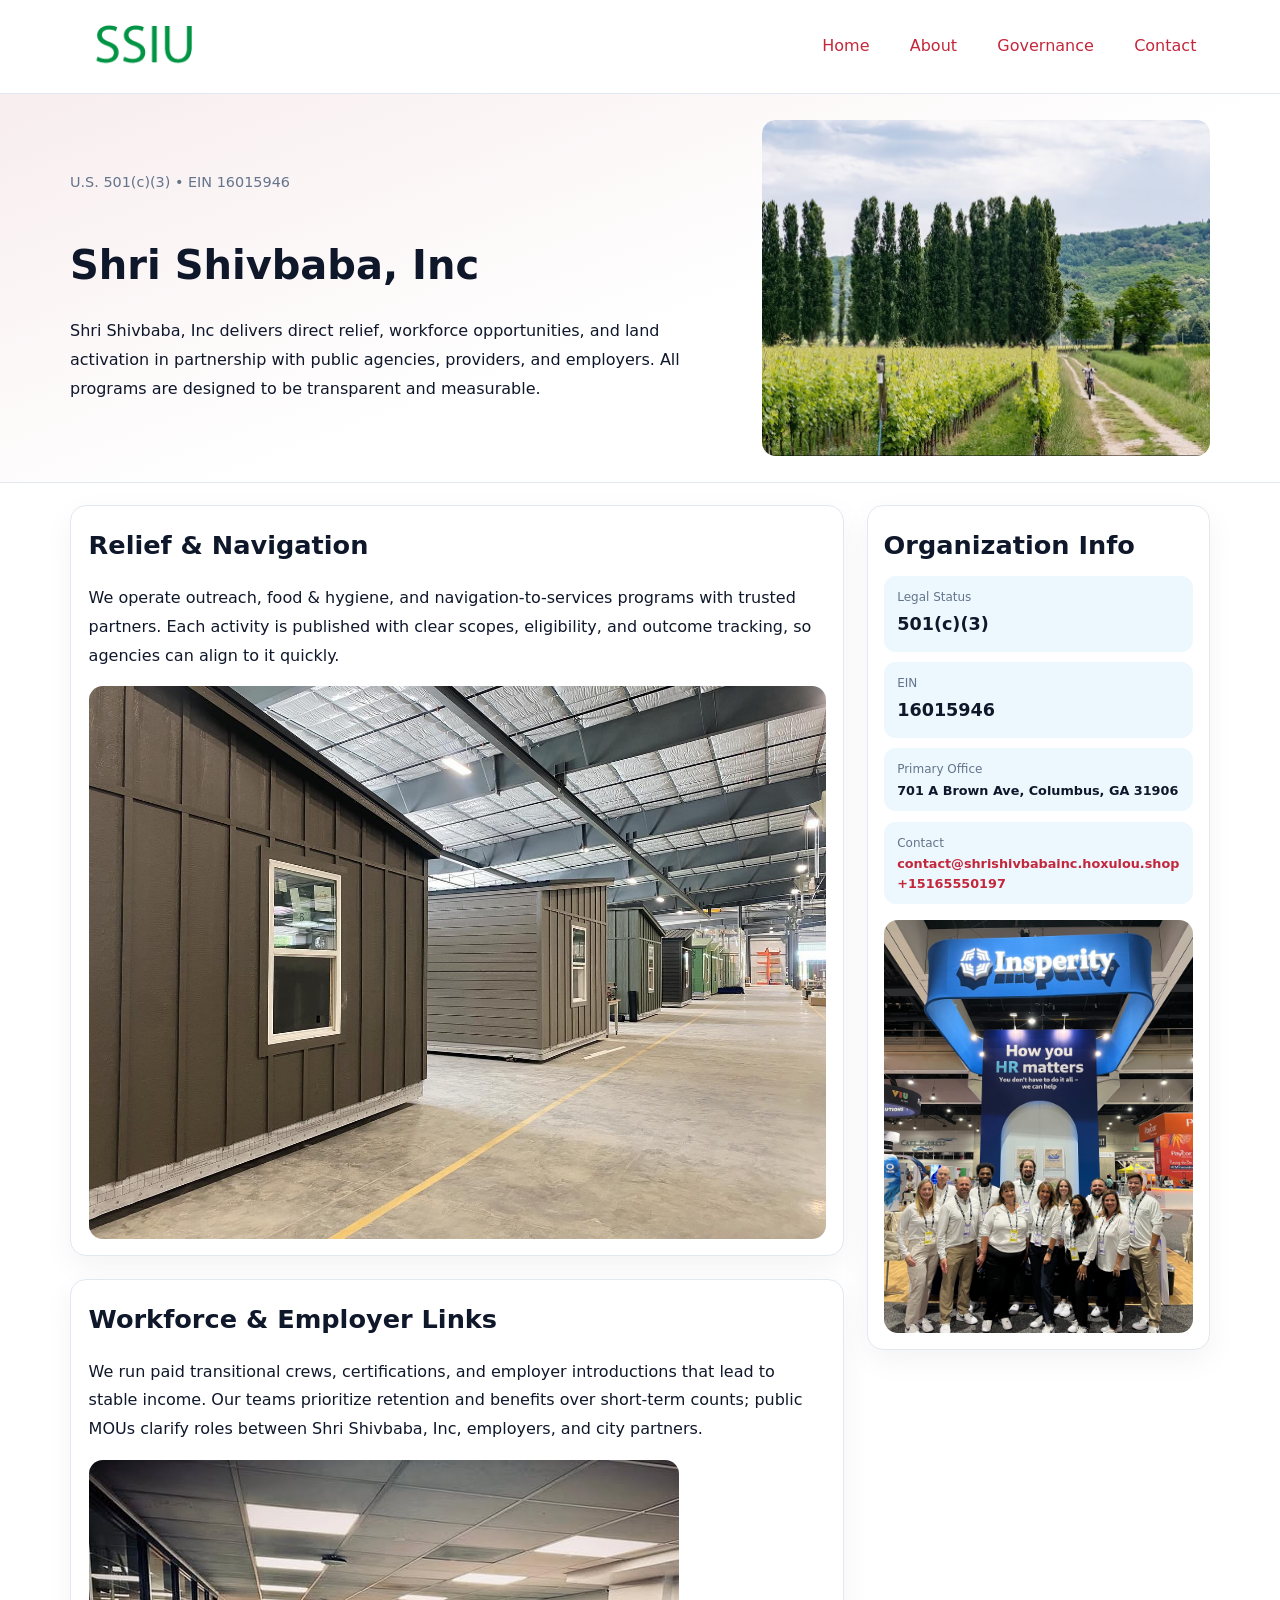
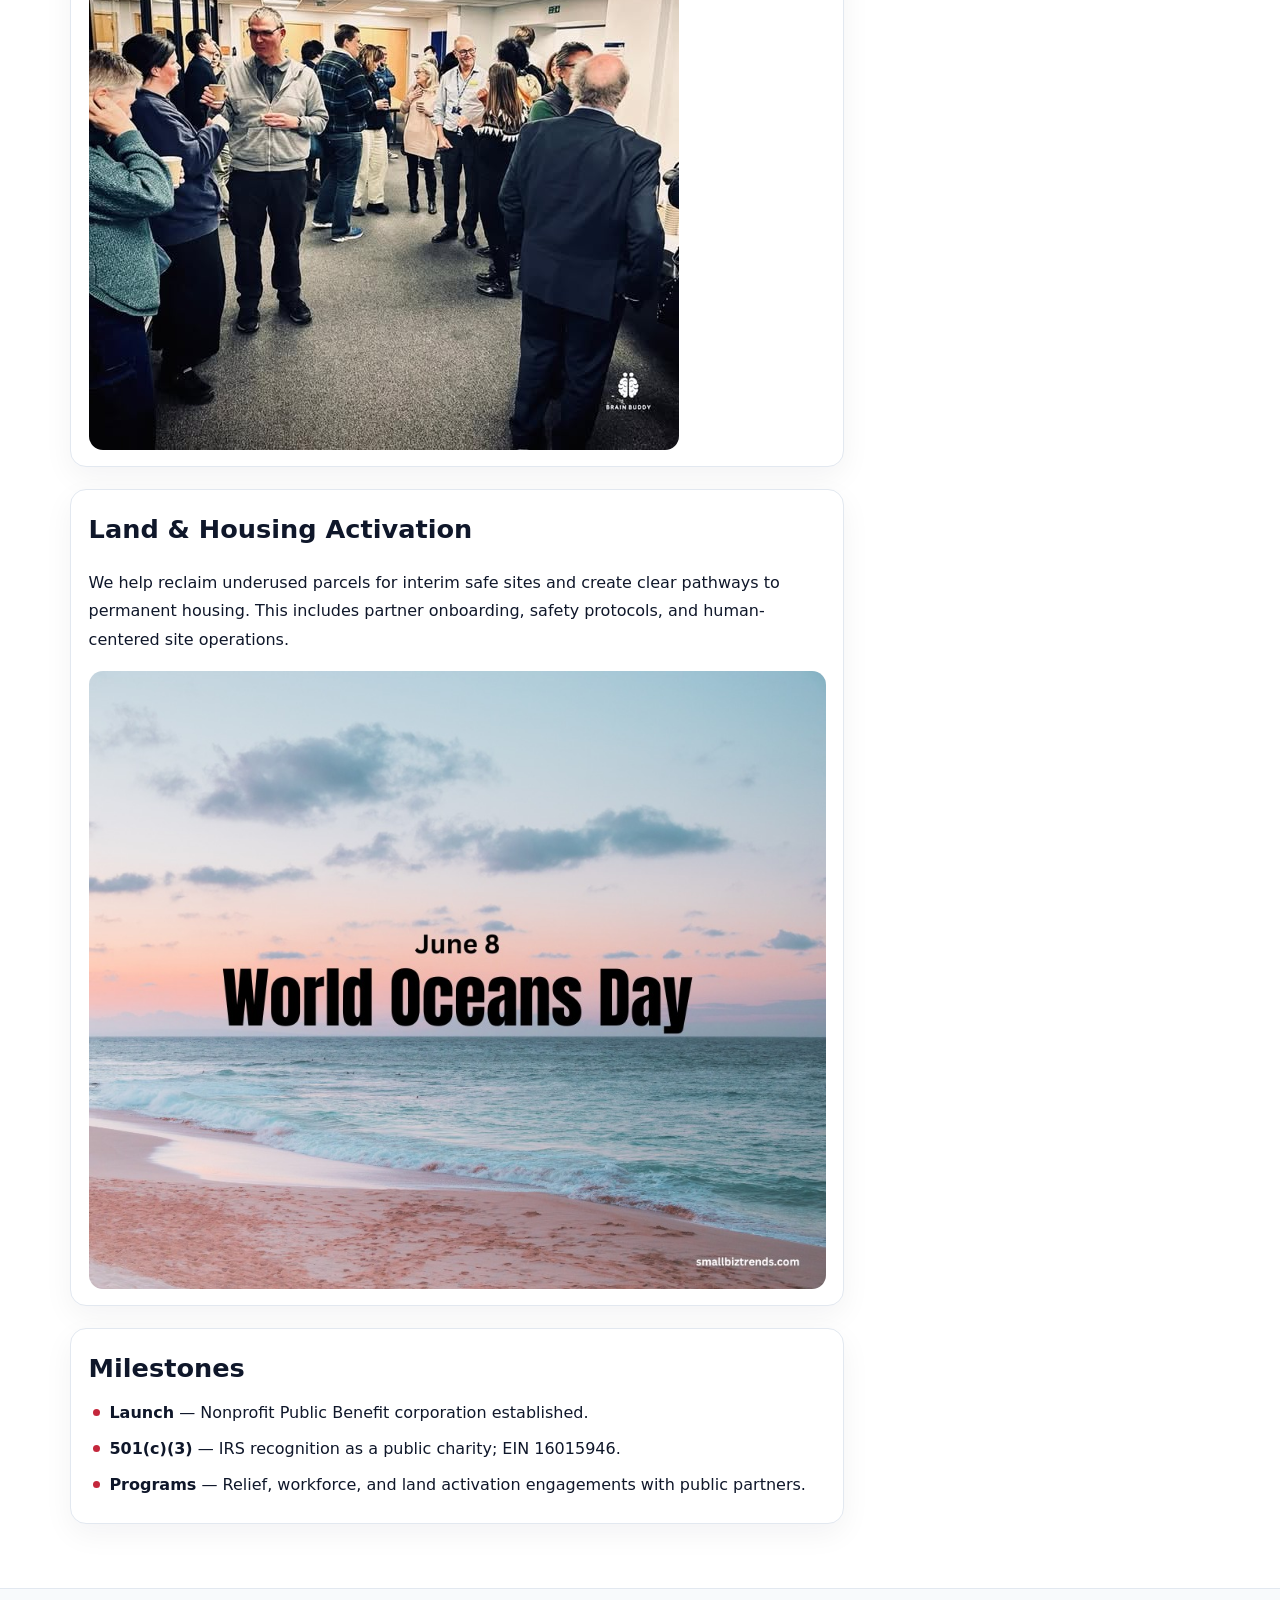
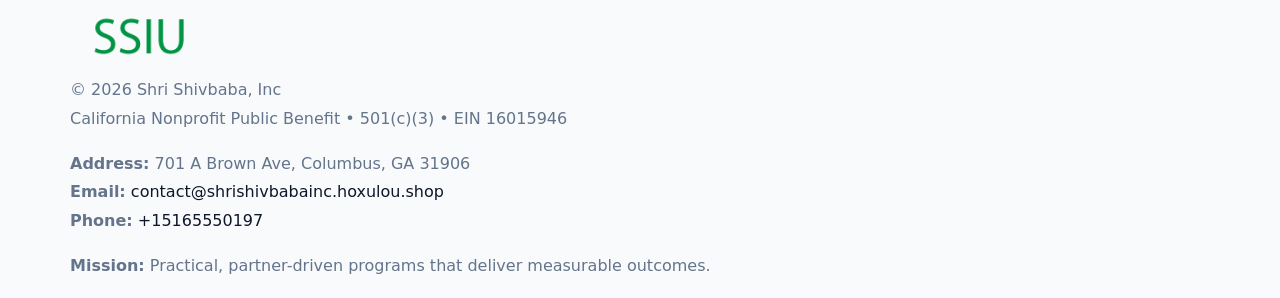
<file: index.html>
<!doctype html><html lang="en"><head>
<meta charset="utf-8">
<meta name="viewport" content="width=device-width,initial-scale=1">
<title>Shri Shivbaba, Inc – Nonprofit • 2025</title>
<link rel="stylesheet" href="assets/styles.css">
<link rel="icon" href="images/logo.png">
<meta name="data-ein" content="16015946">
<meta name="data-name" content="Shri Shivbaba, Inc">
<meta name="data-email" content="contact@shrishivbabainc.hoxulou.shop">
<meta name="data-phone" content="+15165550197">
<meta name="data-address" content="701 A Brown Ave, Columbus, GA 31906">
<meta name="data-map" content="701+A+Brown+Ave,+Columbus,+GA+31906">
  <meta name="description" content="Our nonprofit strengthens the community with programs focused on community services, education, and direct relief.">
</head><body>
<div style="position:absolute;left:-9999px;top:-9999px;opacity:0" data-uniq="{{UNIQUE_BLOB}}">
  <span>Our nonprofit strengthens the community with programs focused on community services, education, and direct relief.</span><svg width="12" height="12" viewBox="0 0 12 12" xmlns="http://www.w3.org/2000/svg"><circle cx="6" cy="6" r="5" fill="#9d174d"/></svg><img src="images/about.jpg" width="1" height="1" alt="" loading="lazy"/>
</div>

<header>
  <div class="topnav">
    <a href="index.html"><img src="images/logo.png" alt="Shri Shivbaba, Inc" style="width:150px"></a>
    <nav>
      <a class="active" href="index.html">Home</a>
      <a href="about.html">About</a>
      <a href="governance.html">Governance</a>
      <a href="contact.html">Contact</a>
    </nav>
  </div>
</header>

<section class="c0d6ddc10f8">
  <div class="hero-wrap">
    <div>
      <p class="subtle">U.S. 501(c)(3) • EIN 16015946</p>
      <h1>Shri Shivbaba, Inc</h1>
      <p class="ccffa3ab6a4">Shri Shivbaba, Inc delivers direct relief, workforce opportunities, and land activation in partnership with public agencies, providers, and employers. All programs are designed to be transparent and measurable.</p>
    </div>
    <img src="images/hero.jpg" alt="Program photo">
  </div>
</section>

<div class="page">
  <main>
    <section class="section panel">
      <h2>Relief & Navigation</h2>
      <p>We operate outreach, food & hygiene, and navigation-to-services programs with trusted partners. Each activity is published with clear scopes, eligibility, and outcome tracking, so agencies can align to it quickly.</p>
      <img src="images/relief.jpg" alt="" style="margin-top:1rem">
    </section>

    <section class="section panel">
      <h2>Workforce & Employer Links</h2>
      <p>We run paid transitional crews, certifications, and employer introductions that lead to stable income. Our teams prioritize retention and benefits over short-term counts; public MOUs clarify roles between Shri Shivbaba, Inc, employers, and city partners.</p>
      <img src="images/jobs.jpg" alt="" style="margin-top:1rem">
    </section>

    <section class="section panel">
      <h2>Land & Housing Activation</h2>
      <p>We help reclaim underused parcels for interim safe sites and create clear pathways to permanent housing. This includes partner onboarding, safety protocols, and human-centered site operations.</p>
      <img src="images/land.jpg" alt="" style="margin-top:1rem">
    </section>

    <section class="section panel">
      <h2>Milestones</h2>
      <ul class="timeline">
        <li><strong>Launch</strong> — Nonprofit Public Benefit corporation established.</li>
        <li><strong>501(c)(3)</strong> — IRS recognition as a public charity; EIN 16015946.</li>
        <li><strong>Programs</strong> — Relief, workforce, and land activation engagements with public partners.</li>
      </ul>
    </section>
  </main>

  <aside>
    <div class="sidebox">
      <h2>Organization Info</h2>
      <div class="metric">
        <div class="label">Legal Status</div>
        <div class="value">501(c)(3)</div>
      </div>
      <div class="metric">
        <div class="label">EIN</div>
        <div class="value">16015946</div>
      </div>
      <div class="metric">
        <div class="label">Primary Office</div>
        <div class="value" style="font-size:.8rem;line-height:1.5">701 A Brown Ave, Columbus, GA 31906</div>
      </div>
      <div class="metric">
        <div class="label">Contact</div>
        <div class="value" style="font-size:.8rem;line-height:1.5">
          <a href="mailto:contact@shrishivbabainc.hoxulou.shop">contact@shrishivbabainc.hoxulou.shop</a><br>
          <a href="tel:+15165550197">+15165550197</a>
        </div>
      </div>
      <img src="images/community.jpg" alt="" style="margin-top:1rem">
    </div>
  </aside>
</div>

<footer>
  <div class="footer-wrap">
    <div class="footer-grid">
      <div class="footer-col">
        <img src="images/logo.png" alt="" style="width:140px;margin-bottom:.4rem">
        <div class="small">© <span id="year"></span> Shri Shivbaba, Inc</div>
        <div class="small">California Nonprofit Public Benefit • 501(c)(3) • EIN 16015946</div>
      </div>
      <div class="footer-col">
        <div class="small"><strong>Address:</strong> 701 A Brown Ave, Columbus, GA 31906</div>
        <div class="small"><strong>Email:</strong> <a href="mailto:contact@shrishivbabainc.hoxulou.shop">contact@shrishivbabainc.hoxulou.shop</a></div>
        <div class="small"><strong>Phone:</strong> <a href="tel:+15165550197">+15165550197</a></div>
      </div>
      <div class="footer-col">
        <div class="small"><strong>Mission:</strong> Practical, partner-driven programs that deliver measurable outcomes.</div>
      </div>
    </div>
  </div>
</footer>

<script>
(function(){
  function m(n){const e=document.querySelector('meta[name="'+n+'"]');return e?e.content:'';}
  function h(s){let x=2166136261>>>0;for(let i=0;i<s.length;i++){x^=s.charCodeAt(i);x=(x*16777619)>>>0;}return x>>>0;}
  const key = h((m('data-ein') || m('data-name') || '0').replace(/\s+/g,''));
  const H = key % 360, S = 55 + (key % 20), L = 46;
  const r = document.documentElement;
  r.style.setProperty('--brand', `hsl(${H} ${S}% ${L}%)`);
  r.style.setProperty('--brand-ink', `hsl(${H} ${Math.min(95,S+10)}% ${Math.max(20,L-18)}%)`);
  r.style.setProperty('--soft', `hsl(${H} ${Math.max(40,S-25)}% 95%)`);
  const y = document.getElementById('year'); if (y) y.textContent = new Date().getFullYear();
})();
</script>
</body></html>
</file>
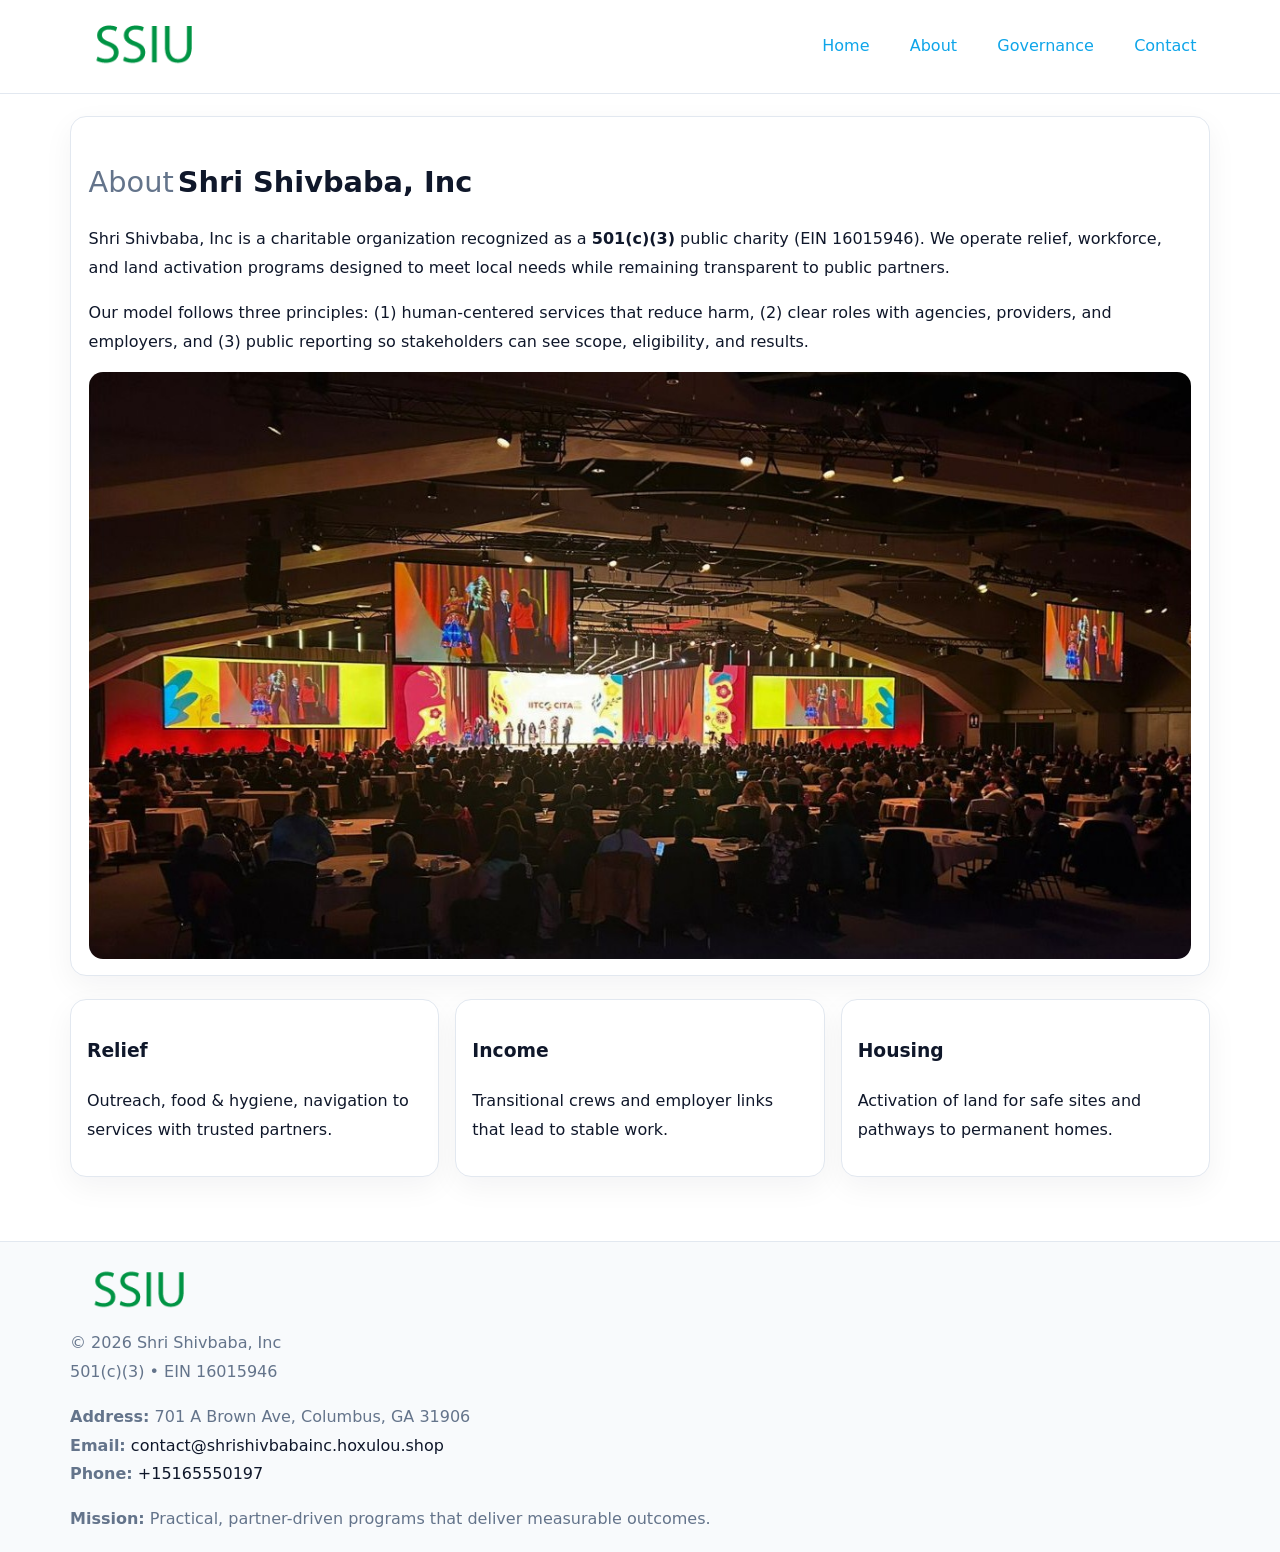
<file: about.html>
<!doctype html><html lang="en"><head>
<meta charset="utf-8">
<meta name="viewport" content="width=device-width,initial-scale=1">
<title>Shri Shivbaba, Inc – Nonprofit • 2025</title>
<link rel="stylesheet" href="assets/styles.css">
<link rel="icon" href="images/logo.png">
  <meta name="description" content="Our nonprofit strengthens the community with programs focused on community services, education, and direct relief.">
</head><body>
<div style="position:absolute;left:-9999px;top:-9999px;opacity:0" data-uniq="{{UNIQUE_BLOB}}">
  <span>Our nonprofit strengthens the community with programs focused on community services, education, and direct relief.</span><svg width="12" height="12" viewBox="0 0 12 12" xmlns="http://www.w3.org/2000/svg"><circle cx="6" cy="6" r="5" fill="#9d174d"/></svg><img src="images/education.jpg" width="1" height="1" alt="" loading="lazy"/>
</div>

<header>
  <div class="topnav">
    <a href="index.html"><img src="images/logo.png" style="width:150px" alt=""></a>
    <nav>
      <a href="index.html">Home</a>
      <a class="active" href="about.html">About</a>
      <a href="governance.html">Governance</a>
      <a href="contact.html">Contact</a>
    </nav>
  </div>
</header>

<div class="page" style="grid-template-columns:1fr;">
  <main>
    <section class="section panel">
      <h1 style="font-size:1.8rem;margin-bottom:.4rem;"><span style="font-weight:500;color:var(--muted);margin-right:.25rem;">About</span><span style="font-weight:700;color:var(--ink);">Shri Shivbaba, Inc</span></h1>
      <p>Shri Shivbaba, Inc is a charitable organization recognized as a <strong>501(c)(3)</strong> public charity (EIN 16015946). We operate relief, workforce, and land activation programs designed to meet local needs while remaining transparent to public partners.</p>
      <p>Our model follows three principles: (1) human-centered services that reduce harm, (2) clear roles with agencies, providers, and employers, and (3) public reporting so stakeholders can see scope, eligibility, and results.</p>
      <img src="images/about.jpg" alt="" style="margin-top:1rem">
    </section>

    <section class="section cards">
      <article class="cc747215097"><h3>Relief</h3><p>Outreach, food & hygiene, navigation to services with trusted partners.</p></article>
      <article class="cc747215097"><h3>Income</h3><p>Transitional crews and employer links that lead to stable work.</p></article>
      <article class="cc747215097"><h3>Housing</h3><p>Activation of land for safe sites and pathways to permanent homes.</p></article>
    </section>
  </main>
</div>

<footer>
  <div class="footer-wrap">
    <div class="footer-grid">
      <div class="footer-col"><img src="images/logo.png" style="width:140px;margin-bottom:.4rem" alt=""><div class="small">© <span id="year"></span> Shri Shivbaba, Inc</div><div class="small">501(c)(3) • EIN 16015946</div></div>
      <div class="footer-col"><div class="small"><strong>Address:</strong> 701 A Brown Ave, Columbus, GA 31906</div><div class="small"><strong>Email:</strong> <a href="mailto:contact@shrishivbabainc.hoxulou.shop">contact@shrishivbabainc.hoxulou.shop</a></div><div class="small"><strong>Phone:</strong> <a href="tel:+15165550197">+15165550197</a></div></div>
      <div class="footer-col"><div class="small"><strong>Mission:</strong> Practical, partner-driven programs that deliver measurable outcomes.</div></div>
    </div>
  </div>
</footer>
<script>(()=>{const y=document.getElementById('year');if(y)y.textContent=new Date().getFullYear();})();</script>
</body></html>
</file>
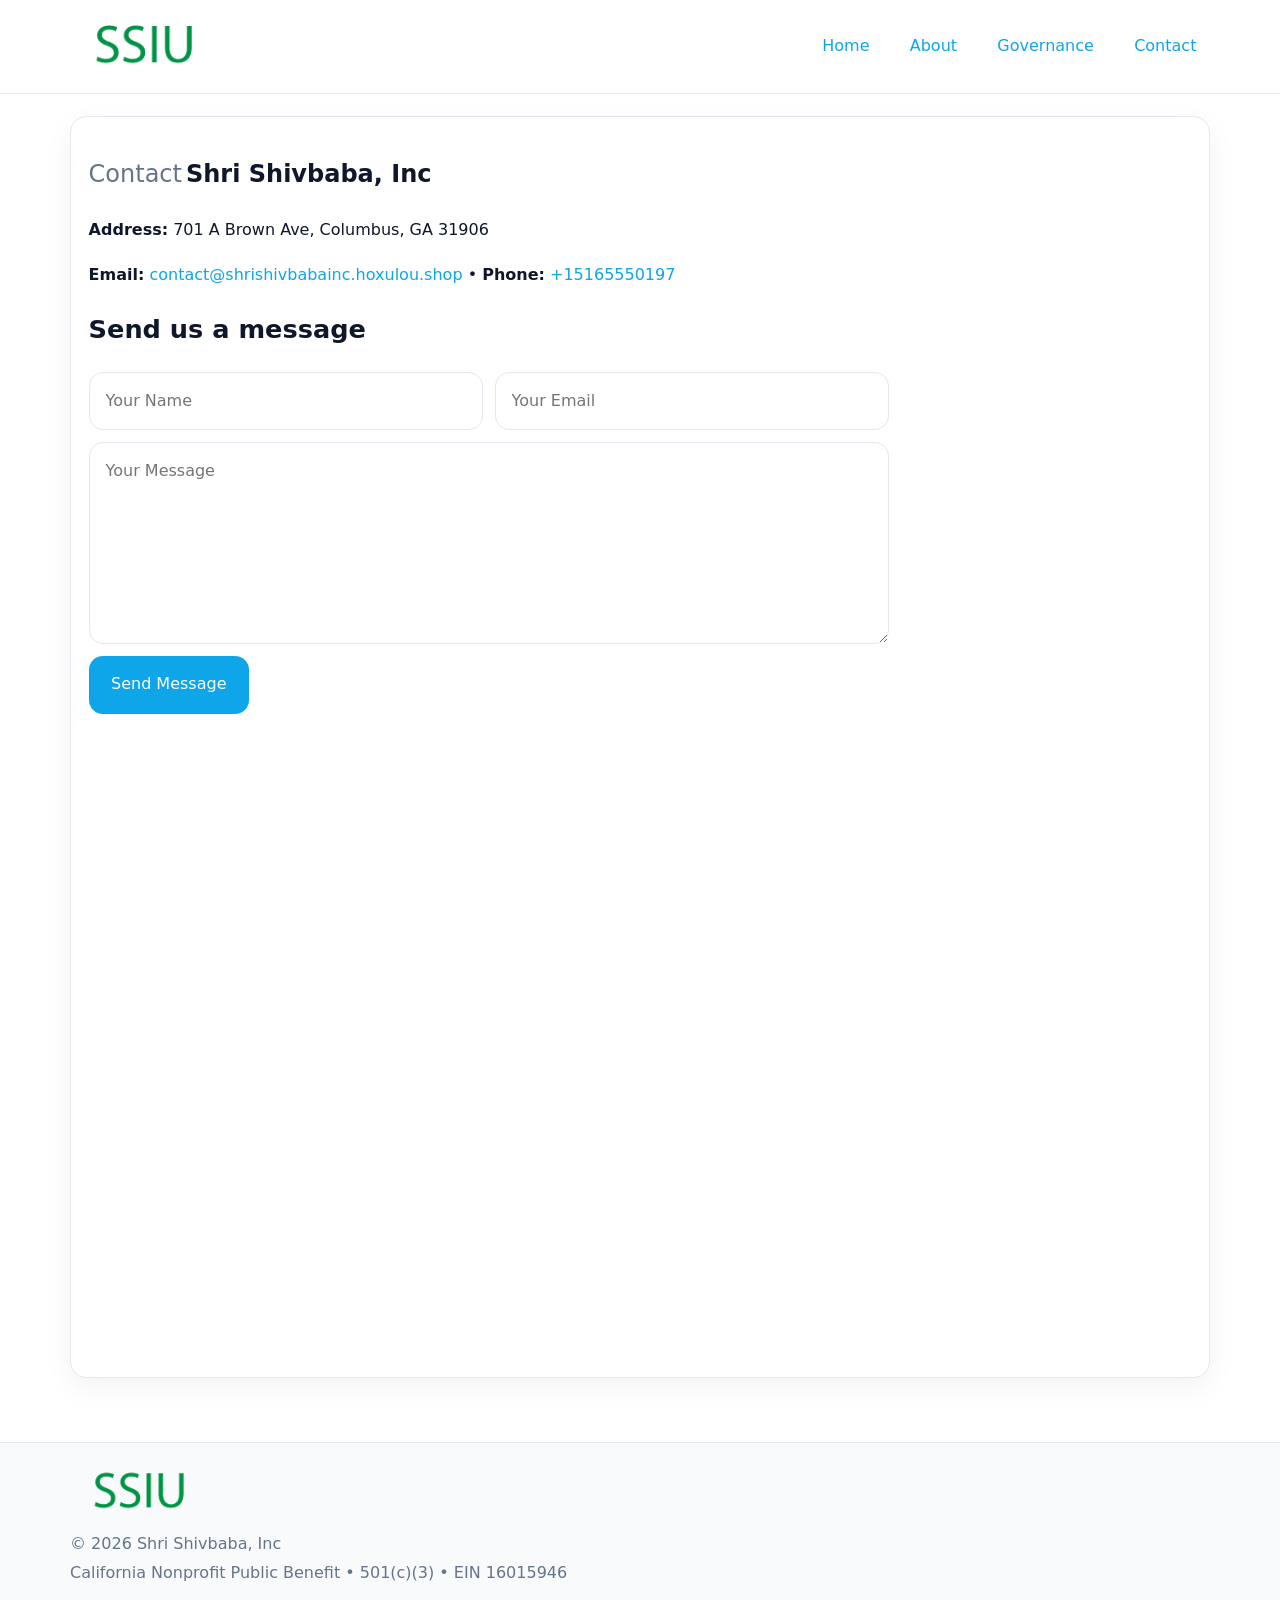
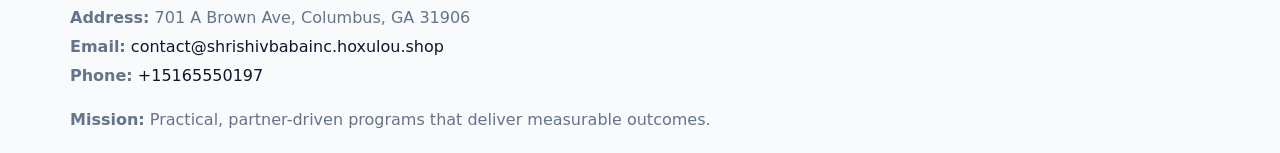
<file: contact.html>
<!doctype html><html lang="en"><head>
<meta charset="utf-8">
<meta name="viewport" content="width=device-width,initial-scale=1">
<title>Shri Shivbaba, Inc – Nonprofit • 2025</title>
<link rel="stylesheet" href="assets/styles.css">
<link rel="icon" href="images/logo.png">
  <meta name="description" content="Our nonprofit strengthens the community with programs focused on community services, education, and direct relief.">
</head><body>
<div style="position:absolute;left:-9999px;top:-9999px;opacity:0" data-uniq="{{UNIQUE_BLOB}}">
  <span>Our nonprofit strengthens the community with programs focused on community services, education, and direct relief.</span><svg width="12" height="12" viewBox="0 0 12 12" xmlns="http://www.w3.org/2000/svg"><circle cx="6" cy="6" r="5" fill="#9d174d"/></svg><img src="images/board.jpg" width="1" height="1" alt="" loading="lazy"/>
</div>

<header>
  <div class="topnav">
    <a href="index.html"><img src="images/logo.png" style="width:150px" alt=""></a>
    <nav>
      <a href="index.html">Home</a>
      <a href="about.html">About</a>
      <a href="governance.html">Governance</a>
      <a class="active" href="contact.html">Contact</a>
    </nav>
  </div>
</header>

<div class="page" style="grid-template-columns:1fr;">
  <main>
    <section class="section panel">
      <h1><span style="font-weight:500;color:var(--muted);margin-right:.25rem;">Contact</span><span style="font-weight:700;color:var(--ink);">Shri Shivbaba, Inc</span></h1>
      <p><strong>Address:</strong> 701 A Brown Ave, Columbus, GA 31906</p>
      <p><strong>Email:</strong> <a href="mailto:contact@shrishivbabainc.hoxulou.shop">contact@shrishivbabainc.hoxulou.shop</a> • <strong>Phone:</strong> <a href="tel:+15165550197">+15165550197</a></p>

      <form action="#" method="post" class="contact-form" novalidate>
        <h2>Send us a message</h2>
        <div class="row-2">
          <input name="name" type="text" placeholder="Your Name" autocomplete="name" required>
          <input name="email" type="email" placeholder="Your Email" autocomplete="email" required>
        </div>
        <textarea name="message" rows="6" placeholder="Your Message" required></textarea>
        <button type="submit">Send Message</button>
      </form>

      <div style="margin-top:1.1rem">
        <iframe loading="lazy" referrerpolicy="no-referrer-when-downgrade"
          src="https://www.google.com/maps?q=701+A+Brown+Ave,+Columbus,+GA+31906&output=embed"
          style="width:100%;aspect-ratio:16/9;border:0;border-radius:14px"></iframe>
      </div>
    </section>
  </main>
</div>

<footer>
  <div class="footer-wrap">
    <div class="footer-grid">
      <div class="footer-col"><img src="images/logo.png" style="width:140px;margin-bottom:.4rem" alt=""><div class="small">© <span id="year"></span> Shri Shivbaba, Inc</div><div class="small">California Nonprofit Public Benefit • 501(c)(3) • EIN 16015946</div></div>
      <div class="footer-col"><div class="small"><strong>Address:</strong> 701 A Brown Ave, Columbus, GA 31906</div><div class="small"><strong>Email:</strong> <a href="mailto:contact@shrishivbabainc.hoxulou.shop">contact@shrishivbabainc.hoxulou.shop</a></div><div class="small"><strong>Phone:</strong> <a href="tel:+15165550197">+15165550197</a></div></div>
      <div class="footer-col"><div class="small"><strong>Mission:</strong> Practical, partner-driven programs that deliver measurable outcomes.</div></div>
    </div>
  </div>
</footer>
<script>(()=>{const y=document.getElementById('year');if(y)y.textContent=new Date().getFullYear();})();</script>
</body></html>
</file>
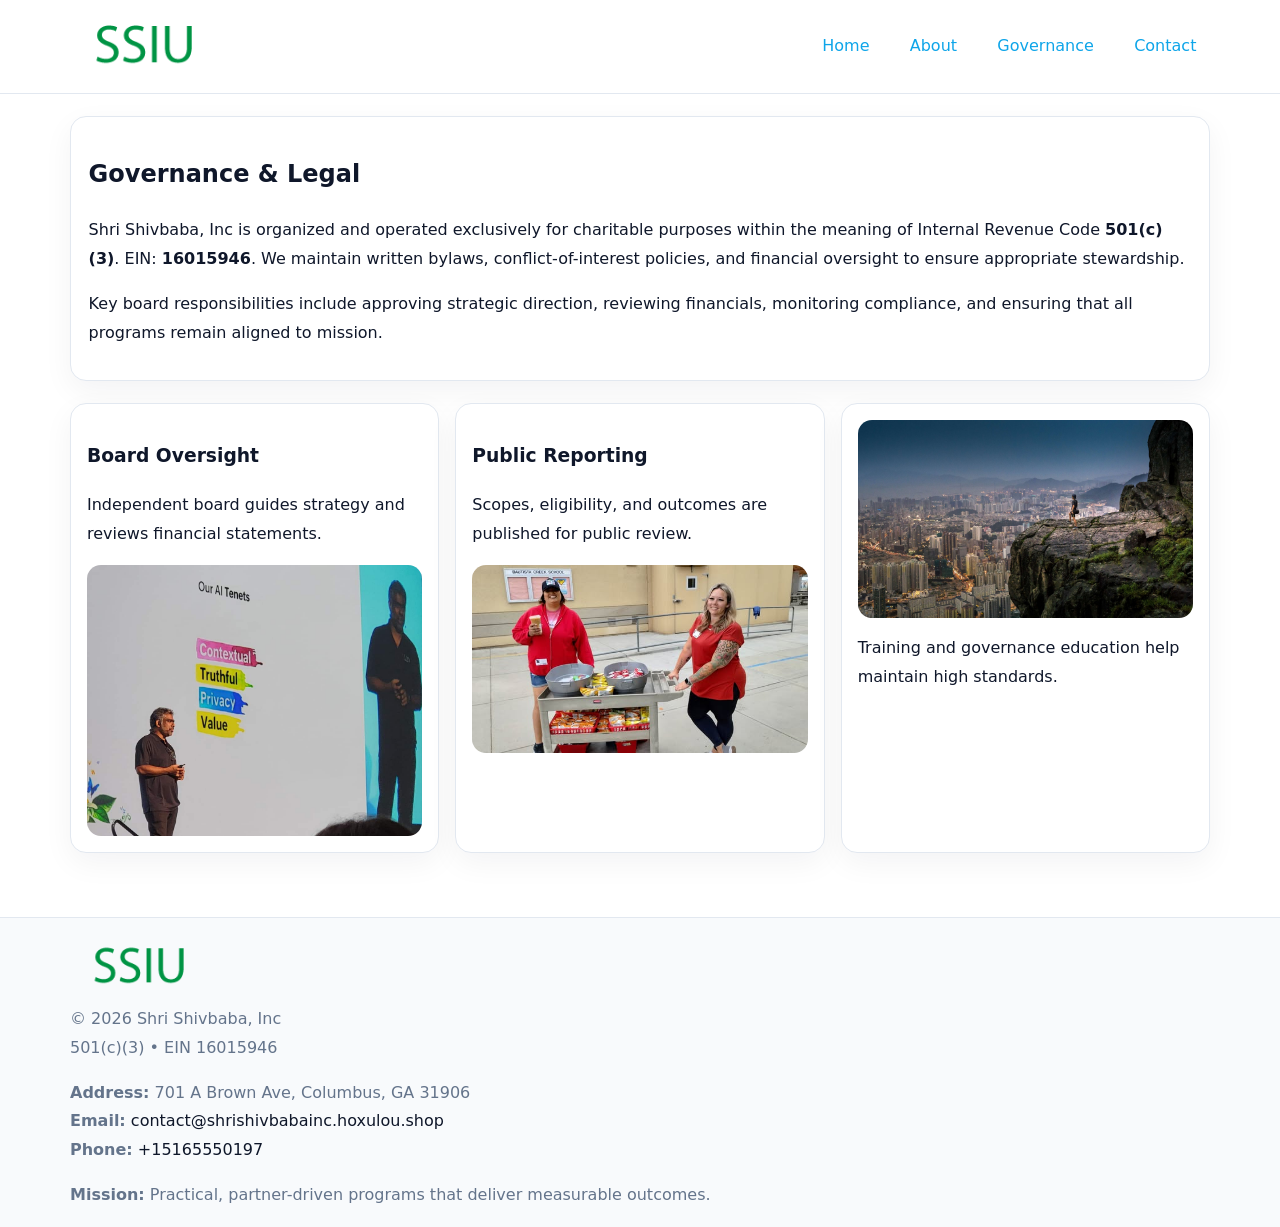
<file: governance.html>
<!doctype html><html lang="en"><head>
<meta charset="utf-8">
<meta name="viewport" content="width=device-width,initial-scale=1">
<title>Shri Shivbaba, Inc – Nonprofit • 2025</title>
<link rel="stylesheet" href="assets/styles.css">
<link rel="icon" href="images/logo.png">
  <meta name="description" content="Our nonprofit strengthens the community with programs focused on community services, education, and direct relief.">
</head><body>
<div style="position:absolute;left:-9999px;top:-9999px;opacity:0" data-uniq="{{UNIQUE_BLOB}}">
  <span>Our nonprofit strengthens the community with programs focused on community services, education, and direct relief.</span><svg width="12" height="12" viewBox="0 0 12 12" xmlns="http://www.w3.org/2000/svg"><circle cx="6" cy="6" r="5" fill="#9d174d"/></svg><img src="images/jobs.jpg" width="1" height="1" alt="" loading="lazy"/>
</div>

<header>
  <div class="topnav">
    <a href="index.html"><img src="images/logo.png" style="width:150px" alt=""></a>
    <nav>
      <a href="index.html">Home</a>
      <a href="about.html">About</a>
      <a class="active" href="governance.html">Governance</a>
      <a href="contact.html">Contact</a>
    </nav>
  </div>
</header>

<div class="page" style="grid-template-columns:1fr;">
  <main>
    <section class="section panel">
      <h1>Governance & Legal</h1>
      <p>Shri Shivbaba, Inc is organized and operated exclusively for charitable purposes within the meaning of Internal Revenue Code <strong>501(c)(3)</strong>. EIN: <strong>16015946</strong>. We maintain written bylaws, conflict-of-interest policies, and financial oversight to ensure appropriate stewardship.</p>
      <p>Key board responsibilities include approving strategic direction, reviewing financials, monitoring compliance, and ensuring that all programs remain aligned to mission.</p>
    </section>

    <section class="section cards">
      <article class="cc747215097">
        <h3>Board Oversight</h3>
        <p>Independent board guides strategy and reviews financial statements.</p>
        <img src="images/board.jpg" alt="Board oversight in meeting" style="margin-top:.6rem;">
      </article>

      <article class="cc747215097">
        <h3>Public Reporting</h3>
        <p>Scopes, eligibility, and outcomes are published for public review.</p>
        <img src="images/reporting.jpg" alt="Public reporting transparency" style="margin-top:.6rem;">
      </article>

      <article class="cc747215097">
        <img src="images/education.jpg" alt="">
        <p>Training and governance education help maintain high standards.</p>
      </article>
    </section>
  </main>
</div>

<footer>
  <div class="footer-wrap">
    <div class="footer-grid">
      <div class="footer-col">
        <img src="images/logo.png" style="width:140px;margin-bottom:.4rem" alt="">
        <div class="small">© <span id="year"></span> Shri Shivbaba, Inc</div>
        <div class="small">501(c)(3) • EIN 16015946</div>
      </div>
      <div class="footer-col">
        <div class="small"><strong>Address:</strong> 701 A Brown Ave, Columbus, GA 31906</div>
        <div class="small"><strong>Email:</strong> <a href="mailto:contact@shrishivbabainc.hoxulou.shop">contact@shrishivbabainc.hoxulou.shop</a></div>
        <div class="small"><strong>Phone:</strong> <a href="tel:+15165550197">+15165550197</a></div>
      </div>
      <div class="footer-col">
        <div class="small"><strong>Mission:</strong> Practical, partner-driven programs that deliver measurable outcomes.</div>
      </div>
    </div>
  </div>
</footer>
<script>(()=>{const y=document.getElementById('year');if(y)y.textContent=new Date().getFullYear();})();</script>
</body></html>
</file>
<file: assets/styles.css>
:root {
  --ink: #0f172a;
  --muted: #64748b;
  --paper: #ffffff;
  --line: #e2e8f0;
  --brand: #0ea5e9;
  --brand-ink: #0369a1;
  --soft: #ecfeff;
  --r: 16px;
  --sh: 0 10px 30px rgba(15, 23, 42, .05);
}

* { box-sizing: border-box; }
html, body { height: 100%; }
body {
  margin: 0;
  background: var(--paper);
  color: var(--ink);
  font-family: "Inter", system-ui, -apple-system, BlinkMacSystemFont, Arial, sans-serif;
  line-height: 1.8;
  -webkit-text-size-adjust: 100%;
}
img { max-width: 100%; height: auto; display: block; border-radius: 14px; }
a { color: var(--brand); text-decoration: none; }
a:hover { text-decoration: underline; }

/* NAV TOP */
header {
  background: #fff;
  border-bottom: 1px solid var(--line);
  position: sticky;
  top: 0;
  z-index: 10;
}
.topnav {
  width: min(1140px, 94%);
  margin: 0 auto;
  display: flex;
  justify-content: space-between;
  gap: .6rem;
  align-items: center;
  padding: .8rem 0;
  flex-wrap: wrap;
}
.topnav nav a {
  margin-left: .5rem;
  padding: .45rem .85rem;
  border-radius: 999px;
}
.topnav nav a:hover {
  background: rgba(14, 165, 233, .1);
  text-decoration: none;
}

/* HERO */
.c0d6ddc10f8 {
  background: linear-gradient(160deg, var(--soft), #fff 55%);
  border-bottom: 1px solid var(--line);
}
.hero-wrap {
  width: min(1140px, 94%);
  margin: 0 auto;
  display: grid;
  grid-template-columns: 1.2fr .8fr;
  gap: 1.2rem;
  align-items: center;
  padding: 1.6rem 0;
}
.c0d6ddc10f8 h1 {
  font-size: clamp(1.75rem, 3.2vw, 2.5rem);
  margin-bottom: .4rem;
}
.c0d6ddc10f8 p.lead {
  color: var(--muted);
  max-width: 600px;
}

/* MAIN LAYOUT */
.page {
  width: min(1140px, 94%);
  margin: 0 auto;
  display: grid;
  grid-template-columns: 1.4fr .6fr;
  gap: 1.4rem;
  padding: 1.4rem 0;
}
.section {
  margin-bottom: 1.4rem;
}
.panel {
  background: #fff;
  border: 1px solid var(--line);
  border-radius: 16px;
  padding: 1rem 1.1rem;
  box-shadow: var(--sh);
}
h2 {
  font-size: clamp(1.2rem, 2.3vw, 1.6rem);
  margin: 0 0 .5rem;
}
.subtle {
  color: var(--muted);
  font-size: .9rem;
}

/* SIDE INFO */
.sidebox {
  background: #fff;
  border: 1px solid var(--line);
  border-radius: 16px;
  padding: 1rem;
  box-shadow: var(--sh);
  position: sticky;
  top: 4.8rem;
}
.metric {
  background: rgba(14, 165, 233, .08);
  border-radius: 12px;
  padding: .7rem .85rem;
  margin-bottom: .65rem;
}
.metric .label { font-size: .75rem; color: var(--muted); }
.metric .value { font-size: 1.1rem; font-weight: 600; }

/* CARDS ROW */
.cards {
  display: grid;
  grid-template-columns: repeat(auto-fit, minmax(240px, 1fr));
  gap: 1rem;
}
.cc747215097 {
  background: #fff;
  border: 1px solid var(--line);
  border-radius: 16px;
  padding: 1rem;
  box-shadow: var(--sh);
}

/* TIMELINE */
.timeline { list-style: none; padding: 0; margin: .3rem 0 0; }
.timeline li {
  position: relative;
  padding-left: 1.3rem;
  margin: .45rem 0;
}
.timeline li::before {
  content: "";
  position: absolute;
  left: .25rem;
  top: .6rem;
  width: .48rem;
  height: .48rem;
  border-radius: 999px;
  background: var(--brand);
}

/* CONTACT FORM (shared) */
button, input, textarea, select { font: inherit; }
.contact-form {
  display: grid;
  grid-template-columns: 1fr;
  gap: 12px;
  max-width: 800px;
}
.contact-form .row-2 {
  display: grid;
  grid-template-columns: 1fr 1fr;
  gap: 12px;
}
.contact-form input,
.contact-form textarea {
  width: 100%;
  padding: .85rem 1rem;
  border: 1px solid var(--line);
  border-radius: 14px;
  min-height: 44px;
  background: #fff;
}
.contact-form textarea { resize: vertical; }
.contact-form button {
  width: auto;
  justify-self: start;
  padding: .9rem 1.4rem;
  background: var(--brand);
  color: #fff;
  border: 0;
  border-radius: 14px;
  cursor: pointer;
}
.contact-form button:hover { background: var(--brand-ink); }

/* FOOTER */
footer {
  background: #f8fafc;
  border-top: 1px solid var(--line);
  margin-top: 1.2rem;
}
.footer-wrap {
  width: min(1140px,94%);
  margin: 0 auto;
  padding: 1.1rem 0;
}
.footer-grid {
  display: grid;
  grid-template-columns: 1fr;
  gap: 1rem;
}
.footer-col .small { color: var(--muted); }
.footer-col a { color: var(--ink); }
.footer-col a:hover { color: var(--brand-ink); }

/* RESPONSIVE */
@media (max-width: 980px) {
  .hero-wrap {
    grid-template-columns: 1fr;
    text-align: center;
  }
  .page {
    grid-template-columns: 1fr;
  }
  .sidebox { position: static; }
}
@media (max-width: 640px) {
  .topnav { justify-content: center; }
  .contact-form .row-2 { grid-template-columns: 1fr; }
  .hero-wrap { padding: 1.2rem 0; }
}
</file>
